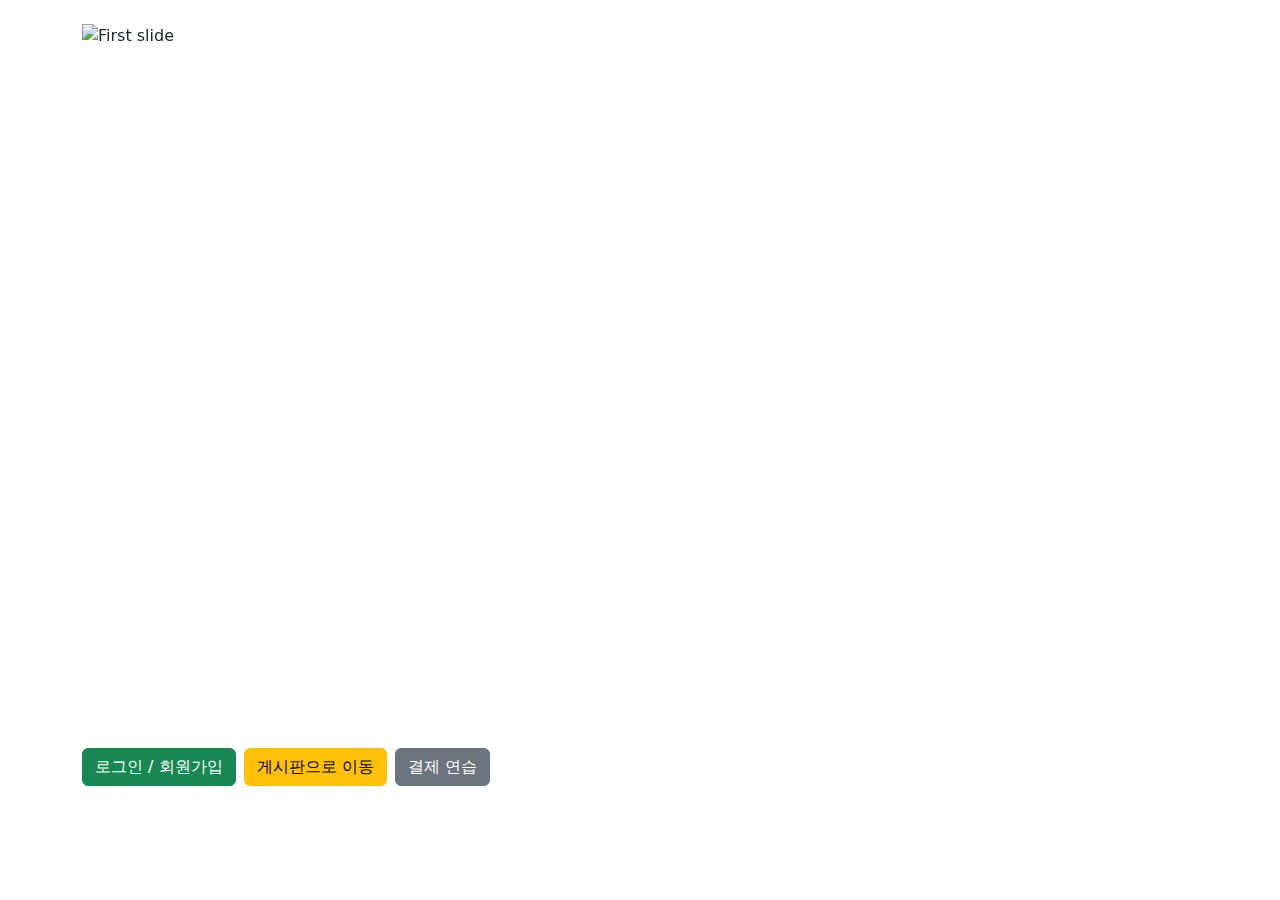
<file: src/main/resources/templates/home.html>
<!DOCTYPE html>
<html xmlns:th="http://www.thymeleaf.org">
<head>
	<meta charset="UTF-8">
    <title>홈</title>
	<!-- head 안에 추가 -->
	<link href="https://cdn.jsdelivr.net/npm/bootstrap@5.3.2/dist/css/bootstrap.min.css" rel="stylesheet">
	<link rel="stylesheet" href="https://cdnjs.cloudflare.com/ajax/libs/font-awesome/6.5.0/css/all.min.css">
	<link rel="stylesheet" th:href="@{/css/common.css}">
</head>
<body>
	<div th:replace="~{fragments/header :: headerFragment}"></div>
	<div class="container mt-4">
		<!-- 캐러셀 -->
		<div id="carouselExampleIndicators" class="carousel slide mb-4" data-ride="carousel">
			<div class="carousel-inner">
				<div class="carousel-item active">
					<img class="d-block w-100 car-img" th:src="@{/image/palmer.PNG}" alt="First slide" style="height: 700px;">
					<div class="carousel-caption d-none d-md-block">
					  <h5>#10. Cole Palmer</h5>
					  <p>Palmer has represented England across various youth levels, including winning the 2023 UEFA European Under-21 Championship,
						 before making his senior debut in the same year. He represented his country at UEFA Euro 2024, scoring the equalising goal in the final.</p>
					</div>				
				</div>
				<div class="carousel-item">
					<img class="d-block w-100 car-img" th:src="@{/image/human.PNG}" alt="Second slide" style="height: 700px;">
					<div class="carousel-caption d-none d-md-block">
					  <h5>#99. Human</h5>
					  <p>After brief spells with the U17 and U21 teams, Hato was called up to the senior Netherlands squad for UEFA Euro 2024
						 qualifying matches against Republic of Ireland and Gibraltar in November 2023.[24] He made his debut on 21 November 2023
						  as a half-time substitute for Virgil van Dijk in the 6–0 win against Gibraltar.[</p>
					</div>
				</div>
				<div class="carousel-item">
					<img class="d-block w-100 car-img" th:src="@{/image/hato.PNG}" alt="Third slide" style="height: 700px;">
					<div class="carousel-caption d-none d-md-block">
					  <h5>#15. Jorel Hato</h5>
					  <p>Jorrel Hato (born 7 March 2006) is a Dutch professional footballer who plays as a centre-back or left-back 
						for Premier League club Chelsea and the Netherlands national team.</p>
					</div>
				</div>
			</div>
			<button class="carousel-control-prev" type="button" data-bs-target="#carouselExampleIndicators" data-bs-slide="prev">
			  <span class="carousel-control-prev-icon" aria-hidden="true"></span>
			  <span class="visually-hidden">Previous</span>
			</button>

			<button class="carousel-control-next" type="button" data-bs-target="#carouselExampleIndicators" data-bs-slide="next">
			  <span class="carousel-control-next-icon" aria-hidden="true"></span>
			  <span class="visually-hidden">Next</span>
			</button>
		</div>
		
		<div class="d-flex gap-2">
			<div sec:authorize="!isAuthenticated()" class="d-flex align-items-center">
				<a href="/user/login" class="btn btn-success">로그인 / 회원가입</a>
			</div>
		    <a href="/board" class="btn btn-warning">게시판으로 이동</a>
			<a href="/order" class="btn btn-secondary">결제 연습</a>
		</div>
	</div>
	
	<script th:if="${joinMessage != null}" th:inline="javascript">
		alert('[[${joinMessage}]]');
	</script>
	
	<!-- <script th:src="@{/js/main.js}"></script> -->
	<script src="https://cdn.jsdelivr.net/npm/@popperjs/core@2.9.2/dist/umd/popper.min.js" integrity="sha384-IQsoLXl5PILFhosVNubq5LC7Qb9DXgDA9i+tQ8Zj3iwWAwPtgFTxbJ8NT4GN1R8p" crossorigin="anonymous"></script>
	<script src="https://cdn.jsdelivr.net/npm/bootstrap@5.0.2/dist/js/bootstrap.min.js" integrity="sha384-cVKIPhGWiC2Al4u+LWgxfKTRIcfu0JTxR+EQDz/bgldoEyl4H0zUF0QKbrJ0EcQF" crossorigin="anonymous"></script>
</body>
</html>
</file>
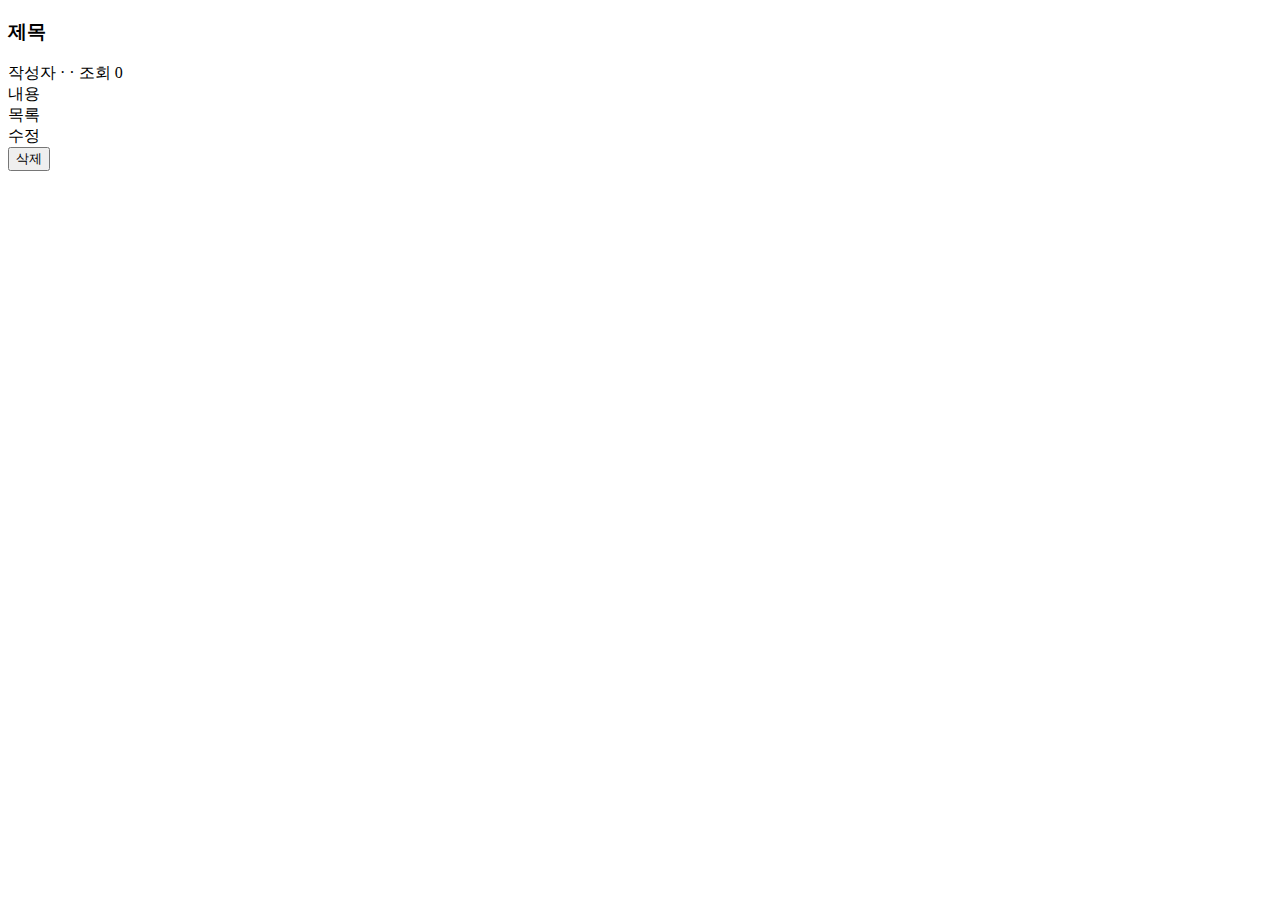
<file: src/main/resources/templates/board/board-detail.html>
<!-- templates/post/detail.html -->
<!DOCTYPE html>
<html lang="ko" xmlns:th="http://www.thymeleaf.org" xmlns:sec="http://www.thymeleaf.org/extras/spring-security">
<head>
	<meta charset="UTF-8">
	<title th:text="${post.brdTitle}">글 상세</title>
	<link rel="stylesheet" th:href="@{/css/bootstrap.min.css}">
</head>

<body class="container py-4">

	<!-- 제목 -->
	<h3 class="mb-2" th:text="${post.brdTitle}">제목</h3>

	<!-- 메타 정보 -->
	<div class="text-muted small mb-3">
		<span th:text="${post.writerNickname ?: '알 수 없음'}">작성자</span>
		· <span th:text="${#temporals.format(post.brdRegDate,'yyyy-MM-dd HH:mm')}"></span>
		· 조회 <span th:text="${post.views}">0</span>
	</div>

	<!-- 본문 -->
	<div class="border rounded p-3 mb-4"
		th:utext="${#strings.replace(#numbers.formatInteger(0,0) != null ? post.brdContent : post.brdContent, '\n','<br/>')}">
		내용
	</div>

	<!-- 첨부파일 (옵션) -->
<!--	
	<div class="mb-4" th:if="${files != null and !files.isEmpty()}">
		<h6 class="fw-bold mb-2">첨부파일</h6>
		<ul class="list-unstyled mb-0">
			<li th:each="file : ${files}">
				<a th:href="@{|/files/${file.id}|}" th:text="${file.originalName}">filename.ext</a>
				<small class="text-muted"
					th:text="${' (' + #numbers.formatInteger((file.size + 1023)/1024,0) + ' KB)'}"> (0 KB)</small>
			</li>
		</ul>
	</div>
-->

	<!-- 버튼 영역 -->
	<div class="d-flex gap-2">
		<!-- 목록으로 -->
		<a class="btn btn-outline-secondary" th:href="@{/board}">목록</a>

		<!-- 수정/삭제: 작성자 or ADMIN 만 노출 -->
		<div class="d-flex gap-2"
			sec:authorize="hasRole('ADMIN') or #authentication?.principal?.id == ${post.writerId}">
			<a class="btn btn-primary" th:href="@{|/posts/${post.id}/edit|}">수정</a>

			<form th:action="@{|/posts/${post.id}|}" method="post" class="d-inline">
				<input type="hidden" name="_method" value="delete" />
				<!-- CSRF 토큰: CSRF 활성화 시 필요 -->
				<input type="hidden" th:name="${_csrf.parameterName}" th:value="${_csrf.token}" />
				<button type="submit" class="btn btn-danger" onclick="return confirm('정말 삭제하시겠습니까?');">삭제</button>
			</form>
		</div>
	</div>

	<script th:src="@{/js/bootstrap.bundle.min.js}"></script>
</body>

</html>
</file>
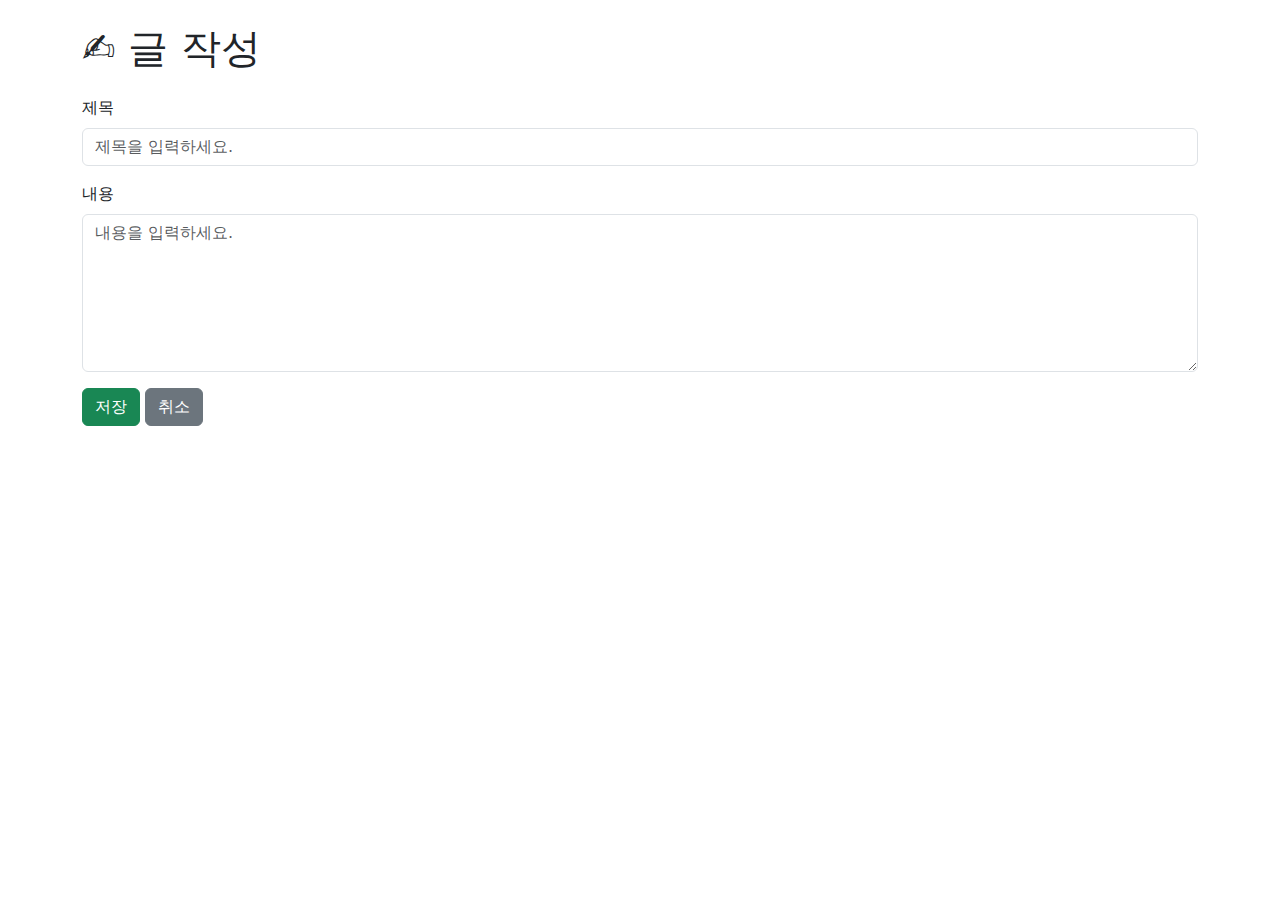
<file: src/main/resources/templates/board/board-write.html>
<!DOCTYPE html>
<html xmlns:th="http://www.thymeleaf.org">
<head>
    <meta charset="UTF-8">
    <title>글쓰기</title>
    <link href="https://cdn.jsdelivr.net/npm/bootstrap@5.3.2/dist/css/bootstrap.min.css" rel="stylesheet">
	<link rel="stylesheet" href="https://cdnjs.cloudflare.com/ajax/libs/font-awesome/6.5.0/css/all.min.css">
	<link rel="stylesheet" th:href="@{/css/common.css}">	
</head>
<body>
	<div th:replace="~{fragments/header :: headerFragment}"></div>
	<div class="container mt-4">
		<h1 class="mb-4">✍ 글 작성</h1>
		
		<form th:action="@{/board/write}" th:object="${boardDTO}" method="post">
			<div class="mb-3">
				<label class="form-label">제목</label>
				<input type="text" class="form-control" th:field="*{brdTitle}" placeholder="제목을 입력하세요." th:class="${#fields.hasErrors('brdTitle')} ? 'form-control field-error' : 'form-control'">
				<div th:if="${#fields.hasErrors('brdTitle')}" th:errors="*{brdTitle}" class="error-message"></div>
			</div>
			<div class="mb-3">
				<label class="form-label">내용</label>
				<textarea class="form-control" th:field="*{brdContent}" rows="6" placeholder="내용을 입력하세요." th:class="${#fields.hasErrors('brdContent')} ? 'form-control field-error' : 'form-control'"></textarea>
				<div th:if="${#fields.hasErrors('brdContent')}" th:errors="*{brdContent}" class="error-message"></div>
			</div>
			<button type="submit" class="btn btn-success">저장</button>
			<a href="/board" class="btn btn-secondary">취소</a>
		</form>
	</div>
	
	<!-- <script th:src="@{/js/main.js}"></script> -->
	<script src="https://cdn.jsdelivr.net/npm/@popperjs/core@2.9.2/dist/umd/popper.min.js" integrity="sha384-IQsoLXl5PILFhosVNubq5LC7Qb9DXgDA9i+tQ8Zj3iwWAwPtgFTxbJ8NT4GN1R8p" crossorigin="anonymous"></script>
	<script src="https://cdn.jsdelivr.net/npm/bootstrap@5.0.2/dist/js/bootstrap.min.js" integrity="sha384-cVKIPhGWiC2Al4u+LWgxfKTRIcfu0JTxR+EQDz/bgldoEyl4H0zUF0QKbrJ0EcQF" crossorigin="anonymous"></script>
</body>
</html>
</file>
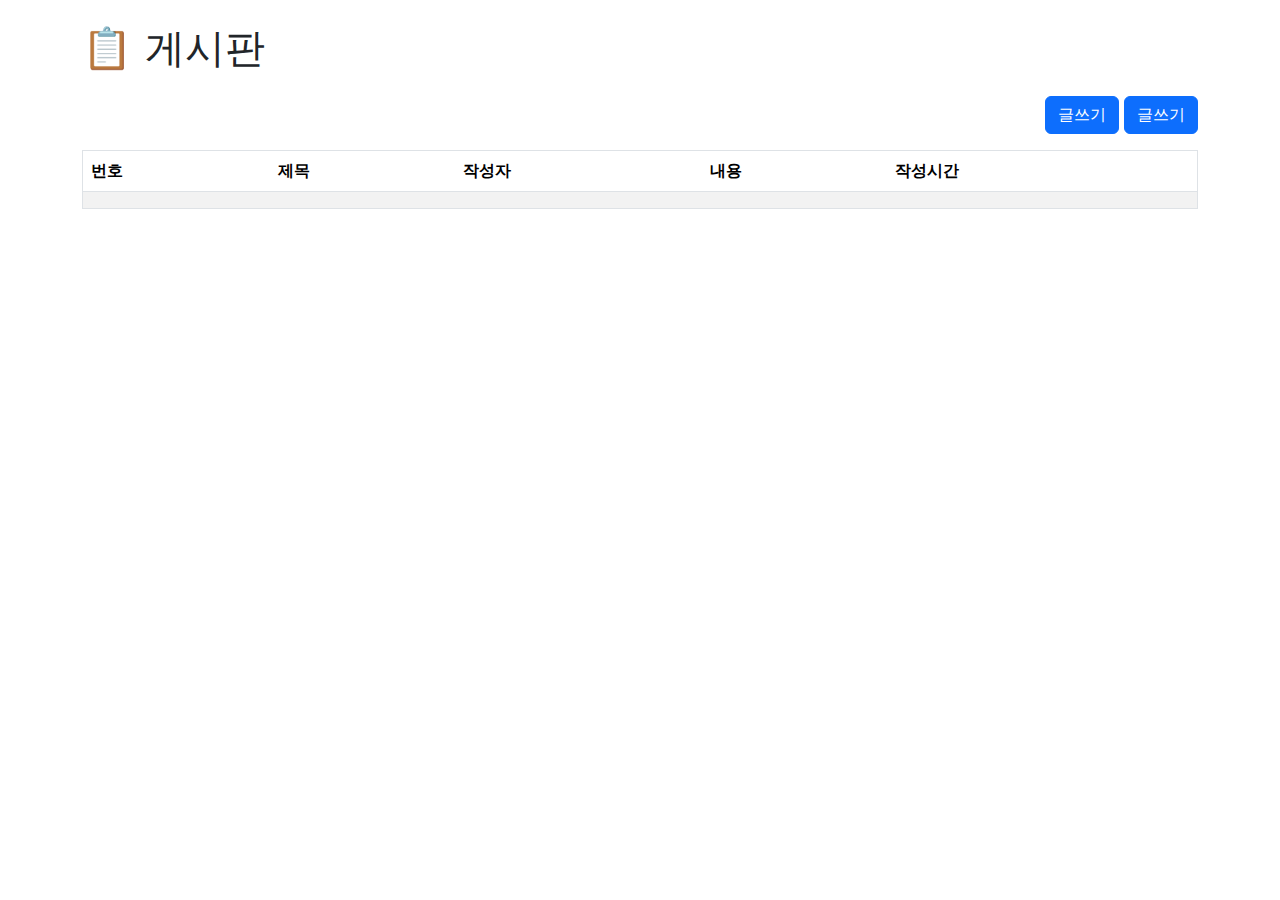
<file: src/main/resources/templates/board/board.html>
<!DOCTYPE html>
<html xmlns:th="http://www.thymeleaf.org" xmlns:sec="http://www.thymeleaf.org/extras/spring-security">
<head>
    <meta charset="UTF-8">
    <title>게시판</title>
	<link href="https://cdn.jsdelivr.net/npm/bootstrap@5.3.2/dist/css/bootstrap.min.css" rel="stylesheet">
	<link rel="stylesheet" href="https://cdnjs.cloudflare.com/ajax/libs/font-awesome/6.5.0/css/all.min.css">
	<link rel="stylesheet" th:href="@{/css/common.css}">
</head>
<body>
	<div th:replace="~{fragments/header :: headerFragment}"></div>
	<div class="container mt-4">
	    <h1 class="mb-4"->📋 게시판</h1>
	    
		<!-- 작성 버튼 -->
		<div class="mb-3 text-end">
			<a class="btn btn-primary" th:href="@{/board/write}" sec:authorize="isAuthenticated()">글쓰기</a>
			<button class="btn btn-primary" data-bs-toggle="modal" data-bs-target="#loginRequiredModal" sec:authorize="!isAuthenticated()">글쓰기</button>
		</div>
		
		<!-- 게시글 목록 테이블 -->
		<!-- <p th:if="${#lists.isEmpty(posts)}">게시글이 없습니다.</p> -->
		<!-- th:if="${not #lists.isEmpty(posts)" -->
		<table class="table table-striped" border="1">
			<thead>
				<tr>
					<th>번호</th>
					<th>제목</th>
					<th>작성자</th>
					<th>내용</th>
					<th>작성시간</th>
				</tr>
			</thead>
			<tbody>
				<tr th:each="post : ${posts}" th:onclick="|location.href='@{/board/detail/{id}(id=${post.brdId})}'|" class="board-list">
					<td th:text="${post.brdId}" class="align-center"></td>
					<td th:text="${post.brdTitle}"></td>
					<td th:text="${post.writerNickname}" class="align-center"></td>
					<td th:text="${#strings.length(post.brdContent) > 20 ? #strings.substring(post.brdContent, 0, 20) + '...' : post.brdContent}" class="contents">
						<!-- 타임리프 하나만 링크 거는 방법 -->
						<!-- <a th:href="@{board/detail/{id}(id=${post.brdId})}" th:text="${#strings.length(post.brdContent) > 20 ? #strings.substring(post.brdContent, 0, 20) + '...' : post.brdContent}"></a> -->	
					</td>
					<td th:text="${#temporals.format(post.brdRegTime, 'yyyy-MM-dd HH:mm:ss')}" class="align-center"></td>
				</tr>
			</tbody>
		</table>
	</div>

	<!-- 모달 -->
	<div class="modal fade" id="loginRequiredModal" tabindex="-1" aria-labelledby="staticBackdropLabel" aria-hidden="true">
		<div class="modal-dialog">
			<div class="modal-content">
				<div class="modal-header">
					<h5 class="modal-title">로그인이 필요합니다</h5>
					<button type="button" class="btn-close" data-bs-dismiss="modal"></button>
				</div>
				<div class="modal-body">
					글쓰기는 회원 전용 기능입니다. 로그인 후 이용해주세요.
				</div>
				<div class="modal-footer">
					<!-- 로그인으로 이동 (로그인 후 글쓰기 화면으로 돌아오고 싶다면 redirect 파라미터 활용) -->
					<a class="btn btn-primary" th:href="@{board/write}" id="goLoginBtn">로그인</a>
					<button class="btn btn-outline-secondary" data-bs-dismiss="modal">닫기</button>
				</div>
			</div>
		</div>
	</div>
	
	<!-- <script th:src="@{/js/main.js}"></script> -->
	<script src="https://cdn.jsdelivr.net/npm/@popperjs/core@2.9.2/dist/umd/popper.min.js" integrity="sha384-IQsoLXl5PILFhosVNubq5LC7Qb9DXgDA9i+tQ8Zj3iwWAwPtgFTxbJ8NT4GN1R8p" crossorigin="anonymous"></script>
	<script src="https://cdn.jsdelivr.net/npm/bootstrap@5.0.2/dist/js/bootstrap.min.js" integrity="sha384-cVKIPhGWiC2Al4u+LWgxfKTRIcfu0JTxR+EQDz/bgldoEyl4H0zUF0QKbrJ0EcQF" crossorigin="anonymous"></script>
</body>
</html>
</file>
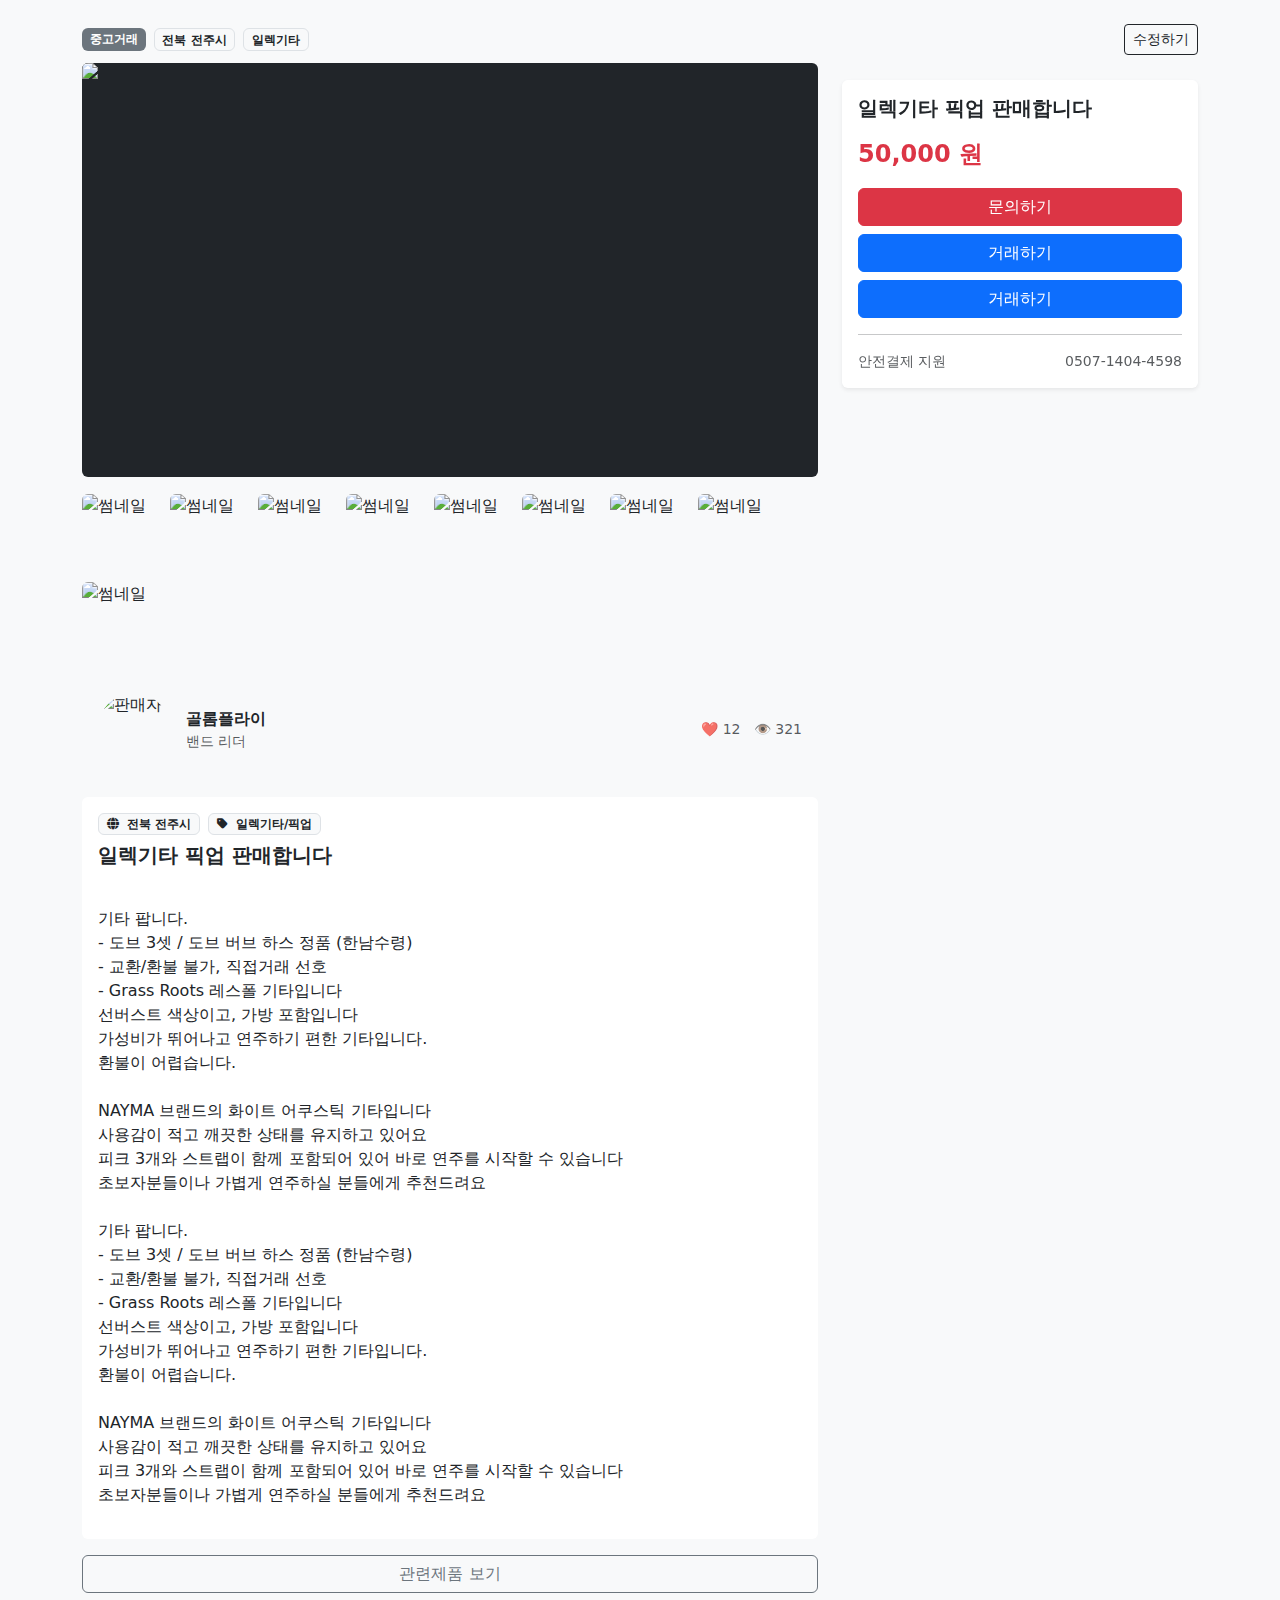
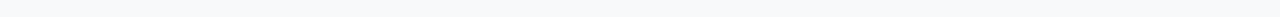
<file: src/main/resources/templates/order/detail.html>
<!DOCTYPE html>
<html xmlns:th="http://www.thymeleaf.org" xmlns:sec="http://www.thymeleaf.org/extras/spring-security">
<head>
    <meta charset="UTF-8">
    <title>게시판</title>
	<link href="https://cdn.jsdelivr.net/npm/bootstrap@5.3.2/dist/css/bootstrap.min.css" rel="stylesheet">
	<link rel="stylesheet" href="https://cdnjs.cloudflare.com/ajax/libs/font-awesome/6.5.0/css/all.min.css">
	<link rel="stylesheet" th:href="@{/css/common.css}">
	
	<style>
	    .object-fit-cover { object-fit: cover; }
	    .bm-thumb { width: 72px; height: 72px; border-radius: 50%; object-fit: cover; }
	    .sticky-box { position: sticky; top: 80px; }
	</style>
</head>
<body class="bg-light">
	<div th:replace="~{fragments/header :: headerFragment}"></div>
	<div class="container py-4">	
		<!-- 상단 카테고리 영역 -->
		<div class="d-flex justify-content-between align-items-center mb-2">
			<div class="d-flex gap-2">
				<span class="badge bg-secondary">중고거래</span>
				<span class="badge bg-light text-dark border">전북 전주시</span>
				<span class="badge bg-light text-dark border">일렉기타</span>
		    </div>
		    <a href="#" class="btn btn-outline-dark btn-sm">수정하기</a>
		</div>
		
		<div class="row g-4">
	       	<!-- 왼쪽 본문 -->
			<div class="col-lg-8">
				<!-- 메인 이미지 -->
				<div class="ratio ratio-16x9 rounded overflow-hidden bg-dark">
					<img th:src="@{/image/guitar.jfif}" alt="대표 이미지" class="w-100 h-100 object-fit-cover"> <!-- th:src="@{${item.mainImage}}" -->
				</div>
	
				<!-- 썸네일 리스트 --> 
				<div class="d-flex gap-2 mt-2">
<!--					
					<div th:each="img : ${item.subImages}" class="ratio ratio-1x1" style="width: 80px;">
						<img th:src="@{${img}}" class="w-100 h-100 rounded object-fit-cover" alt="썸네일">
					</div>
-->
					<div class="d-flex gap-2 mt-2 flex-wrap">
						<div style="width:80px; aspect-ratio:1/1;">
							<img th:src="@{/image/palmer.PNG}" class="w-100 h-100 rounded object-fit-cover" alt="썸네일">
						</div>
						<div style="width:80px; aspect-ratio:1/1;">
							<img th:src="@{/image/hato.PNG}" class="w-100 h-100 rounded object-fit-cover" alt="썸네일">
						</div>							
						<div style="width:80px; aspect-ratio:1/1;">
							<img th:src="@{/image/hato.PNG}" class="w-100 h-100 rounded object-fit-cover" alt="썸네일">
						</div>							
						<div style="width:80px; aspect-ratio:1/1;">
							<img th:src="@{/image/hato.PNG}" class="w-100 h-100 rounded object-fit-cover" alt="썸네일">
						</div>							
						<div style="width:80px; aspect-ratio:1/1;">
							<img th:src="@{/image/hato.PNG}" class="w-100 h-100 rounded object-fit-cover" alt="썸네일">
						</div>							
						<div style="width:80px; aspect-ratio:1/1;">							
							<img th:src="@{/image/hato.PNG}" class="w-100 h-100 rounded object-fit-cover" alt="썸네일">
						</div>							
						<div style="width:80px; aspect-ratio:1/1;">
							<img th:src="@{/image/palmer.PNG}" class="w-100 h-100 rounded object-fit-cover" alt="썸네일">
						</div>
						<div style="width:80px; aspect-ratio:1/1;">							
							<img th:src="@{/image/human.PNG}" class="w-100 h-100 rounded object-fit-cover" alt="썸네일">
						</div>
						<div style="width:80px; aspect-ratio:1/1;">
							<img th:src="@{/image/palmer.PNG}" class="w-100 h-100 rounded object-fit-cover" alt="썸네일">
						</div>
					</div>
				</div>
				
				<!-- 판매자 정보 -->
				<div class="card border-0 mt-3 bg-body-tertiary">
					<div class="card-body d-flex align-items-center gap-3">
						<img th:src="@{/image/default-avatar.png}" alt="판매자" class="bm-thumb">
						<div>
							<div class="fw-semibold" th:text="${product.userName}">골롬플라이</div> <!-- th:text="${product.sellerName}" -->
							<div class="text-muted small" th:text="${product.userEmail}">밴드 리더</div> <!-- th:text="${product.sellerRole}" -->
						</div>
						<div class="ms-auto text-muted small">
							❤️ <span>12</span> &nbsp; <!-- th:text="${item.likes}" --> 
							👁️ <span>321</span> <!-- th:text="${item.views}" -->
						</div>
					</div>
				</div>
	
				<!-- 상품 정보 -->
				<div class="card border-0 mt-3">
					<div class="card-body">
						<div class="d-flex flex-wrap gap-2 mb-2">
							<span class="badge bg-light text-dark border">
								<i class="fa fa-globe me-1"></i>
								<span>전북 전주시</span> <!-- th:text="${item.region}" -->
							</span>
	           				<span class="badge bg-light text-dark border">
	                   			<i class="fa fa-tag me-1"></i>
								<span>일렉기타/픽업</span> <!-- th:text="${item.category}" -->
	               			</span>
						</div>
	
						<h5 class="fw-bold mb-3">일렉기타 픽업 판매합니다</h5>  <!-- th:text="${item.title}" -->
						<p style="white-space: pre-line;"> <!-- th:text="${item.description}" -->
							기타 팝니다.
							- 도브 3셋 / 도브 버브 하스 정품 (한남수령)
							- 교환/환불 불가, 직접거래 선호
							- Grass Roots 레스폴 기타입니다
							  선버스트 색상이고, 가방 포함입니다
							  가성비가 뛰어나고 연주하기 편한 기타입니다.
							  환불이 어렵습니다.
							  
							  NAYMA 브랜드의 화이트 어쿠스틱 기타입니다
							  사용감이 적고 깨끗한 상태를 유지하고 있어요
							  피크 3개와 스트랩이 함께 포함되어 있어 바로 연주를 시작할 수 있습니다
							  초보자분들이나 가볍게 연주하실 분들에게 추천드려요
							  
							  기타 팝니다.
							  - 도브 3셋 / 도브 버브 하스 정품 (한남수령)
							  - 교환/환불 불가, 직접거래 선호
							  - Grass Roots 레스폴 기타입니다
							    선버스트 색상이고, 가방 포함입니다
							    가성비가 뛰어나고 연주하기 편한 기타입니다.
							    환불이 어렵습니다.
							    
							    NAYMA 브랜드의 화이트 어쿠스틱 기타입니다
							    사용감이 적고 깨끗한 상태를 유지하고 있어요
							    피크 3개와 스트랩이 함께 포함되어 있어 바로 연주를 시작할 수 있습니다
							    초보자분들이나 가볍게 연주하실 분들에게 추천드려요							  
						</p>
					</div>
				</div>
	
				<!-- 관련 제품 -->
				<div class="d-grid mt-3">
					<button class="btn btn-outline-secondary">관련제품 보기</button>
				</div>
			</div>
	
			<!-- 오른쪽 결제 박스 -->
			<div class="col-lg-4">
				<div class="card border-0 shadow-sm sticky-box">
					<div class="card-body">
						<h5 th:text="${product.productName}" class="fw-bold mb-3">일렉기타 픽업 판매합니다</h5> <!-- th:text="${item.title}" -->
						<div class="fs-4 fw-bold text-danger mb-3" th:text="${#numbers.formatInteger(product.productUnitPrice, 0)} + ' 원'">50,000 원</div>
	
						<div class="d-grid gap-2 mb-3">
							<a href="#" class="btn btn-danger">문의하기</a>
							<a th:href="@{/order/orderPage/{id}(id=${productId})}" class="btn btn-primary" sec:authorize="isAuthenticated()">거래하기</a>
							<button class="btn btn-primary" data-bs-toggle="modal" data-bs-target="#loginRequiredModal" sec:authorize="!isAuthenticated()">거래하기</button>							
						</div>
	
						<hr>
						<div class="small text-muted d-flex justify-content-between">
							<span>안전결제 지원</span>
							<span>0507-1404-4598</span> <!-- th:text="${item.phone}" -->
						</div>
					</div>
				</div>
			</div>
		</div>		 
	</div>	
	
	<!-- 모달 -->
	<div class="modal fade" id="loginRequiredModal" tabindex="-1" aria-labelledby="staticBackdropLabel" aria-hidden="true">
		<div class="modal-dialog">
			<div class="modal-content">
				<div class="modal-header">
					<h5 class="modal-title">로그인이 필요합니다</h5>
					<button type="button" class="btn-close" data-bs-dismiss="modal"></button>
				</div>
				<div class="modal-body">
					거래하기는 회원 전용 기능입니다. 로그인 후 이용해주세요.
				</div>
				<div class="modal-footer">
					<!-- 로그인으로 이동 (로그인 후 글쓰기 화면으로 돌아오고 싶다면 redirect 파라미터 활용) -->
					<a class="btn btn-primary" th:href="@{/order/orderPage/{id}(id=${productId})}" id="goLoginBtn">로그인</a>
					<button class="btn btn-outline-secondary" data-bs-dismiss="modal">닫기</button>
				</div>
			</div>
		</div>
	</div>	
	
	<!-- <script th:src="@{/js/main.js}"></script> -->
	<script src="https://cdn.jsdelivr.net/npm/@popperjs/core@2.9.2/dist/umd/popper.min.js" integrity="sha384-IQsoLXl5PILFhosVNubq5LC7Qb9DXgDA9i+tQ8Zj3iwWAwPtgFTxbJ8NT4GN1R8p" crossorigin="anonymous"></script>
	<script src="https://cdn.jsdelivr.net/npm/bootstrap@5.0.2/dist/js/bootstrap.min.js" integrity="sha384-cVKIPhGWiC2Al4u+LWgxfKTRIcfu0JTxR+EQDz/bgldoEyl4H0zUF0QKbrJ0EcQF" crossorigin="anonymous"></script>
</body>
</html>
</file>
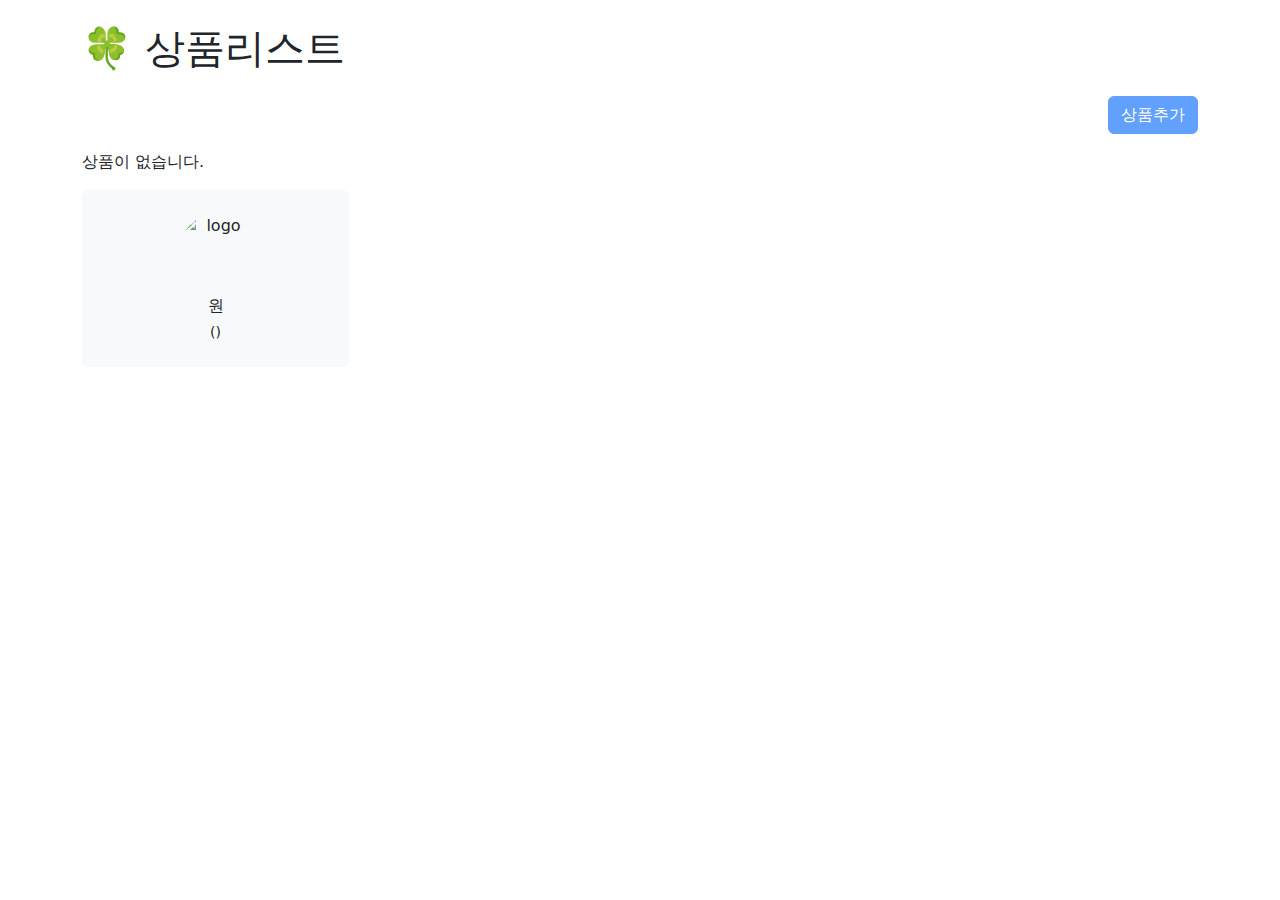
<file: src/main/resources/templates/order/list.html>
<!DOCTYPE html>
<html xmlns:th="http://www.thymeleaf.org" xmlns:sec="http://www.thymeleaf.org/extras/spring-security">
<head>
    <meta charset="UTF-8">
    <title>게시판</title>
	<link href="https://cdn.jsdelivr.net/npm/bootstrap@5.3.2/dist/css/bootstrap.min.css" rel="stylesheet">
	<link rel="stylesheet" href="https://cdnjs.cloudflare.com/ajax/libs/font-awesome/6.5.0/css/all.min.css">
	<link rel="stylesheet" th:href="@{/css/common.css}">
	
	<style>
	  /* 선택: 카드 호버/크기 느낌 보정 */
	  .bm-card { transition: transform .12s ease, box-shadow .12s ease; cursor: pointer; }
	  .bm-card:hover { transform: translateY(-2px); box-shadow: 0 .5rem 1rem rgba(0,0,0,.08); }
	  .bm-thumb { width:72px; height:72px; border-radius:50%; object-fit:cover; }
	</style>	
</head>
<body>
	<div th:replace="~{fragments/header :: headerFragment}"></div>
	<div class="container mt-4">
	    <h1 class="mb-4">🍀 상품리스트</h1>
	    
		<!-- 작성 버튼 -->
		<div class="mb-3 text-end">
			<button class="btn btn-primary disabled" data-bs-toggle="modal" data-bs-target="#loginRequiredModal" sec:authorize="!isAuthenticated()">상품추가</button>
		</div>
		
		<!-- 게시글 목록 테이블 -->
		<p th:if="${#lists.isEmpty(productList)}">상품이 없습니다.</p>
		<!--<table th:if="${not #lists.isEmpty(posts)}" class="table table-striped" border="1">-->
		<!--<tr th:each="post : ${posts}" th:onclick="|location.href='@{/board/detal/{id}(id=${post.brdId})}'|" class="board-list">-->
						
		<div class="row g-3">
		  <!-- 카드 1 -->
		  <div th:each="p : ${productList}" class="col-6 col-md-4 col-lg-3" th:onclick="|location.href='@{/order/detail/{id}(id=${p.productId})}'|">
		    <a class="card bm-card h-100 text-decoration-none border-0 bg-body-tertiary">
		      <div class="card-body text-center py-4">
		        <img th:src="@{/image/chelsea-logo.png}" alt="logo" class="bm-thumb mb-2 d-block mx-auto">
		        <h5 th:text="${p.productName}" class="card-title mb-1 text-dark"></h5>
		        <div class="flex">
					<b th:text="${p.productUnitPrice}"></b>원
				</div>
				<div th:text="${#temporals.format(p.productRegistTime, 'yyyy-MM-dd HH:mm:ss')}"></div>
		        <div class="small mt-1">
					<span th:text="${p.userName}"></span>(<span th:text="${p.userEmail}"></span>)
				</div>
		      </div>
		    </a>
		  </div>
		</div>				
	</div>

	<!-- 모달 -->
	<div class="modal fade" id="loginRequiredModal" tabindex="-1" aria-labelledby="staticBackdropLabel" aria-hidden="true">
	  <div class="modal-dialog">
	    <div class="modal-content">
	      <div class="modal-header">
	        <h5 class="modal-title">로그인이 필요합니다</h5>
	        <button type="button" class="btn-close" data-bs-dismiss="modal"></button>
	      </div>
	      <div class="modal-body">
	        상품추가는 회원 전용 기능입니다. 로그인 후 이용해주세요.
	      </div>
	      <div class="modal-footer">
	        <!-- 로그인으로 이동 (로그인 후 글쓰기 화면으로 돌아오고 싶다면 redirect 파라미터 활용) -->
	        <a class="btn btn-primary" th:href="@{board/write}" id="goLoginBtn">로그인</a>
	        <button class="btn btn-outline-secondary" data-bs-dismiss="modal">닫기</button>
	      </div>
	    </div>
	  </div>
	</div>	
	
	<!-- <script th:src="@{/js/main.js}"></script> -->
	<script src="https://cdn.jsdelivr.net/npm/@popperjs/core@2.9.2/dist/umd/popper.min.js" integrity="sha384-IQsoLXl5PILFhosVNubq5LC7Qb9DXgDA9i+tQ8Zj3iwWAwPtgFTxbJ8NT4GN1R8p" crossorigin="anonymous"></script>
	<script src="https://cdn.jsdelivr.net/npm/bootstrap@5.0.2/dist/js/bootstrap.min.js" integrity="sha384-cVKIPhGWiC2Al4u+LWgxfKTRIcfu0JTxR+EQDz/bgldoEyl4H0zUF0QKbrJ0EcQF" crossorigin="anonymous"></script>
</body>
</html>
</file>
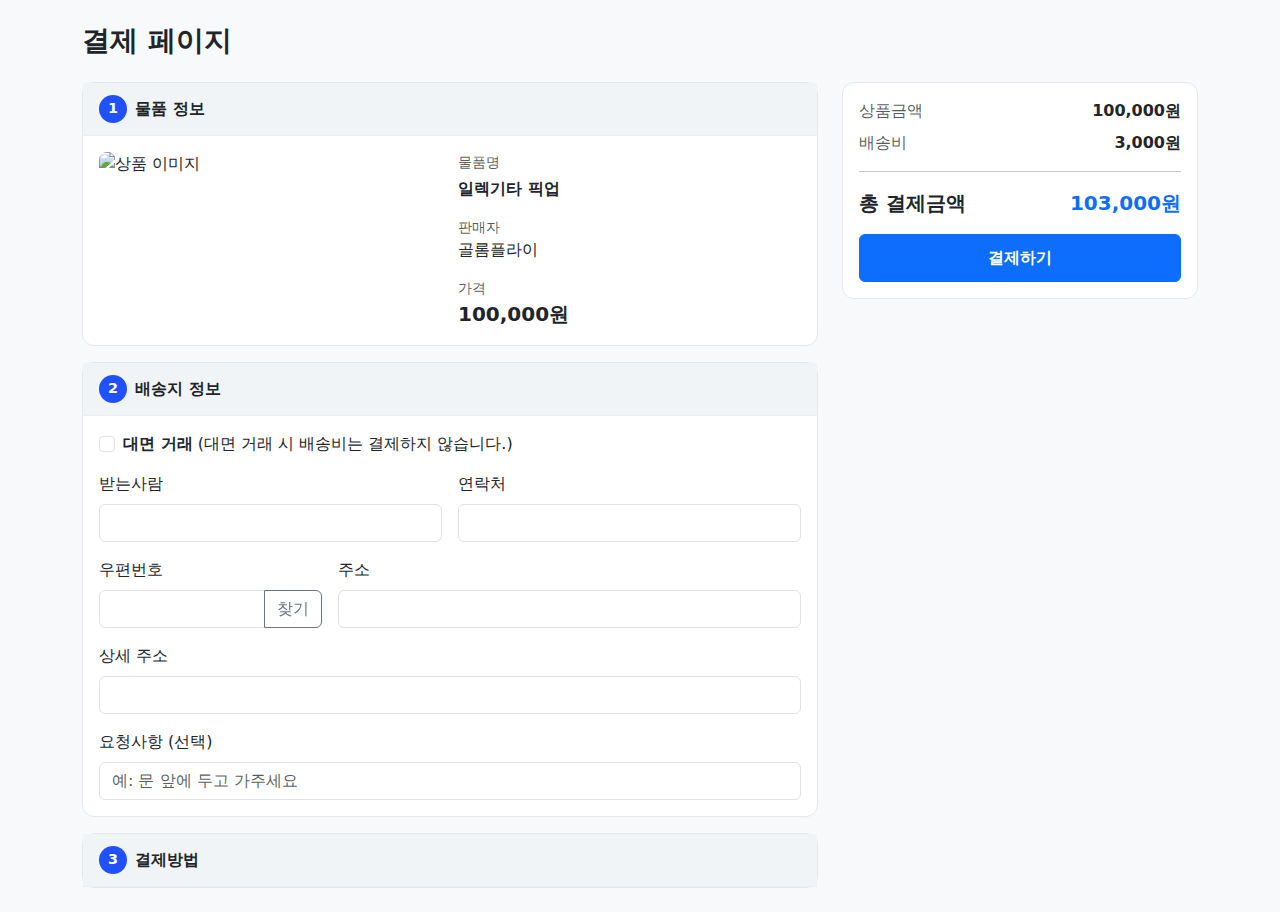
<file: src/main/resources/templates/order/orderPage.html>
<!DOCTYPE html>
<html xmlns:th="http://www.thymeleaf.org" lang="ko">
<head>
	<meta charset="UTF-8">
	<title>결제 페이지</title>
	<link rel="icon" href="https://static.toss.im/icons/png/4x/icon-toss-logo.png" />
	<link href="https://cdn.jsdelivr.net/npm/bootstrap@5.3.2/dist/css/bootstrap.min.css" rel="stylesheet">
	<link href="https://cdn.jsdelivr.net/npm/bootstrap-icons@1.11.3/font/bootstrap-icons.css" rel="stylesheet">
	<style>
		.sec { background:#fff; border-radius:12px; border:1px solid #e5e7eb; }
    	.sec-hd { display:flex; align-items:center; gap:.5rem; padding:12px 16px; border-bottom:1px solid #eee; }
    	.num { width:28px; height:28px; border-radius:50%; background:#2051ff; color:#fff;
			   display:inline-flex; align-items:center; justify-content:center; font-weight:700; font-size:.9rem; }
		.thumb-16x9 { aspect-ratio:16/9; object-fit:cover; width:100%; border-radius:8px; }
		.paybtn { height:48px; font-weight:700; }
		.method-card { border:1px solid #e5e7eb; border-radius:10px; }
		.method-card input[type="radio"] { display:none; }
		.method-card label { display:block; padding:12px 16px; cursor:pointer; }
		.method-card input:checked + label { border:2px solid #2051ff; border-radius:10px; }
		.section-head { background-color:#f1f4f6; }
	</style>
	<!-- 토스페이먼츠 SDK 추가 -->
	<script src="https://js.tosspayments.com/v2/standard"></script>
</head>
<body class="bg-light">

	<div class="container py-4">
		<h3 class="fw-bold mb-4">결제 페이지</h3>
		
		<form>
			<div class="row g-4">
				<!-- 좌측 -->
				<div class="col-lg-8">
		
					<!-- 1. 물품 정보 -->
					<section class="sec">
						<div class="sec-hd section-head">
							<span class="num">1</span><span class="fw-semibold">물품 정보</span>
						</div>
						<div class="p-3">
							<div class="row g-3 align-items-start">
								<div class="col-md-6">
									<img th:src="@{/image/guitar.jfif}" alt="상품 이미지" class="thumb-16x9">
									<!-- th:src="@{${item.mainImage}}" -->
								</div>
								<div class="col-md-6">
									<div class="mb-1 text-muted small">물품명</div>
									<div class="fw-semibold" th:text="${product.productName}">일렉기타 픽업</div>
									<!-- th:text="${item.title}" -->
		
									<div class="mt-3 text-muted small">판매자</div>
									<div th:text="${product.userName}">골롬플라이</div> <!-- th:text="${item.sellerName}" -->
		
									<div class="mt-3 text-muted small">가격</div>
									<div class="fs-5 fw-bold"
										th:text="${#numbers.formatInteger(product.productUnitPrice, 0)} + '원'">100,000원</div>
									<!-- th:text="${#numbers.formatInteger(item.productUnitPrice, 0)} + '원'" -->
								</div>
							</div>
						</div>
					</section>
		
					<!-- 2. 배송지 정보 -->
					<section class="sec mt-3">
						<div class="sec-hd section-head">
							<span class="num">2</span><span class="fw-semibold">배송지 정보</span>
						</div>
						<div class="p-3">
							<div class="form-check mb-3">
								<input class="form-check-input" type="checkbox" id="directTrade">
								<!-- th:field="*{directTrade}" -->
								<label class="form-check-label" for="directTrade">
									<strong>대면 거래</strong> (대면 거래 시 배송비는 결제하지 않습니다.)
								</label>
							</div>
		
							<!-- 배송지 정보는 유저 기본 정보를 받아오는걸로?? -->
							<div class="row g-3" id="shipFields">
								<div class="col-md-6">
									<label class="form-label">받는사람</label>
									<input class="form-control" type="text" placeholder="">
								</div>
								<div class="col-md-6">
									<label class="form-label">연락처</label>
									<input class="form-control" type="text" placeholder="">
								</div>
								<div class="col-md-4">
									<label class="form-label">우편번호</label>
									<div class="input-group">
										<input class="form-control" type="text" placeholder="">
										<button class="btn btn-outline-secondary" type="button">찾기</button>
									</div>
								</div>
								<div class="col-md-8">
									<label class="form-label">주소</label>
									<input class="form-control" type="text" placeholder="">
								</div>
								<div class="col-12">
									<label class="form-label">상세 주소</label>
									<input class="form-control" type="text" placeholder="">
								</div>
								<div class="col-12">
									<label class="form-label">요청사항 (선택)</label>
									<input class="form-control" type="text" placeholder="예: 문 앞에 두고 가주세요">
								</div>
							</div>
						</div>
					</section>
		
					<!-- 3. 결제방법 -->
					<section class="sec mt-3">
						<div class="sec-hd section-head">
							<span class="num">3</span><span class="fw-semibold">결제방법</span>
						</div>
						<!-- 결제 UI -->
						<div id="payment-method"></div>
						<!-- 이용약관 UI -->
						<div id="agreement"></div>
					</section>
		
				</div>
		
				<!-- 우측: 결제 요약 -->
				<div class="col-lg-4">
					<div class="sec p-3 position-sticky" style="top: 80px;">
						<div class="d-flex justify-content-between mb-2">
							<span class="text-muted">상품금액</span>
							<strong><span id="prodPrice" th:text="${#numbers.formatInteger(product.productUnitPrice, 0)}">100,000</span>원</strong>
							<!-- th:text="${#numbers.formatInteger(item.productUnitPrice, 0)}" -->
						</div>
						<div class="d-flex justify-content-between mb-2">
							<span class="text-muted">배송비</span>
							<strong><span id="shipFee">3,000</span>원</strong>
							<!-- th:text="${#numbers.formatInteger(orderForm.shippingFee, 0)}" -->
						</div>
						<hr>
						<div class="d-flex justify-content-between fs-5">
							<span class="fw-bold">총 결제금액</span>
							<span class="fw-bold text-primary"><span id="grand">103,000</span>원</span>
							<!-- th:text="${#numbers.formatInteger(item.productUnitPrice + orderForm.shippingFee, 0)}" -->
						</div>
		
						<button type="button" class="btn btn-primary w-100 mt-3 paybtn" id="payment-button">
							결제하기
						</button>
					</div>
				</div>
			</div>
		</form>
	</div>

	<script>
		// 직거래 체크 시 배송지 입력 비활성 & 배송비 0원 처리
		(function () {
			const direct = document.getElementById('directTrade');
			const shipBox = document.getElementById('shipFields');
			const shipInputs = shipBox.querySelectorAll('input');
			const shipFeeEl = document.getElementById('shipFee');
			const prodPriceEl = document.getElementById('prodPrice');
			const grandEl = document.getElementById('grand');

			function format(n) {return n.toLocaleString();}
			function parseNum(txt) {return Number(String(txt).replace(/,/g, '')) || 0;}

			function recalc() {
				const prod = parseNum(prodPriceEl.textContent);
				const fee = parseNum(shipFeeEl.textContent);
				grandEl.textContent = format(prod + fee);
			}

			function toggle() {
				const useDirect = direct.checked;
				shipInputs.forEach(i => i.disabled = useDirect);
				shipBox.style.opacity = useDirect ? .6 : 1;
				shipFeeEl.textContent = useDirect ? '0' : shipFeeEl.dataset.orig || shipFeeEl.textContent;
				recalc();
			}

			shipFeeEl.dataset.orig = shipFeeEl.textContent;
			toggle();
			direct.addEventListener('change', toggle);
		})();

		// 결제 기능 부분(팝업)
		main();

		async function main() {
			const button = document.getElementById("payment-button");
			const coupon = document.getElementById("coupon-box");
			const amount = {
			  currency: "KRW",
			  value: 50000,
			};			
			// ------  결제위젯 초기화 ------
			const clientKey = "test_gck_docs_Ovk5rk1EwkEbP0W43n07xlzm";
			const tossPayments = TossPayments(clientKey);
			// 회원 결제
			const customerKey = "dGUVtjKGjBVmrV4Yhyqgy";
			const widgets = tossPayments.widgets({
				customerKey,
			});
			// 비회원 결제
			// const widgets = tossPayments.widgets({ customerKey: TossPayments.ANONYMOUS });

			// ------ 주문의 결제 금액 설정 ------
			await widgets.setAmount(amount);

			await Promise.all([
				// ------  결제 UI 렌더링 ------
				widgets.renderPaymentMethods({
					selector: "#payment-method",
					variantKey: "DEFAULT",
				}),
				// ------  이용약관 UI 렌더링 ------
				widgets.renderAgreement({selector: "#agreement", variantKey: "AGREEMENT"}),
			]);

			// ------  주문서의 결제 금액이 변경되었을 경우 결제 금액 업데이트 ------
			coupon.addEventListener("change", async function () {
				if (coupon.checked) {
					await widgets.setAmount({
						currency: "KRW",
						value: 50000 - 5000,
					});

					return;
				}

				await widgets.setAmount({
					currency: "KRW",
					value: 50000,
				});
			});

			// ------ '결제하기' 버튼 누르면 결제창 띄우기 ------
			button.addEventListener("click", async function () {
				await widgets.requestPayment({
					orderId: generateRandomString(),
					orderName: "토스 티셔츠 외 2건",
					successUrl: window.location.origin + "/success.html",
					failUrl: window.location.origin + "/fail.html",
					customerEmail: "customer123@gmail.com",
					customerName: "김토스",
					customerMobilePhone: "01012341234",
				});
			});
			
			function generateRandomString() {
			  return window.btoa(Math.random()).slice(0, 20);
			}
		}
	</script>
	<script src="https://cdn.jsdelivr.net/npm/bootstrap@5.3.2/dist/js/bootstrap.bundle.min.js"></script>
</body>
</html>
</file>
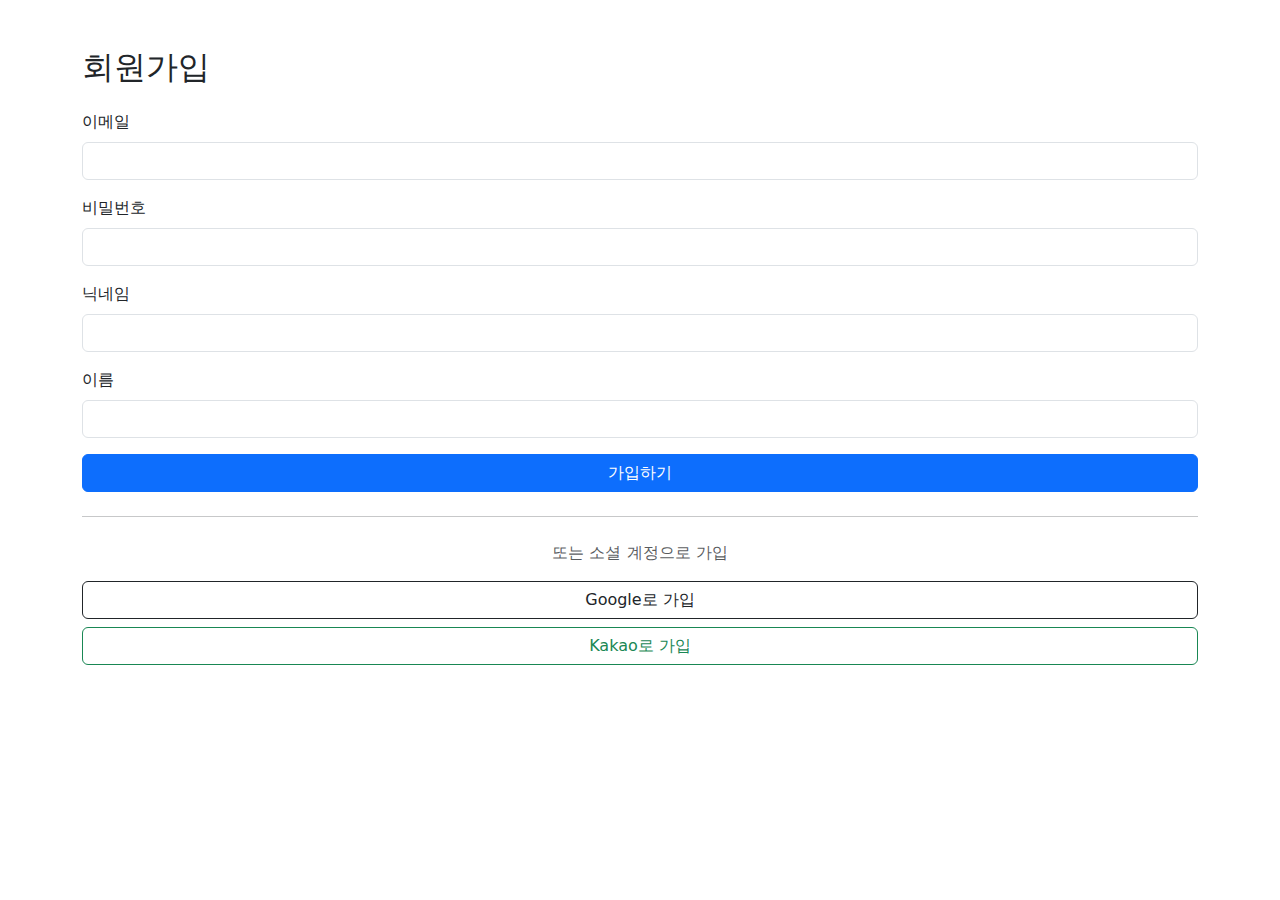
<file: src/main/resources/templates/User/join.html>
<!DOCTYPE html>
<html xmlns:th="http://www.thymeleaf.org">
<head>
    <meta charset="UTF-8">
    <title>회원가입</title>
	<link href="https://cdn.jsdelivr.net/npm/bootstrap@5.3.2/dist/css/bootstrap.min.css" rel="stylesheet">
	<link rel="stylesheet" th:href="@{/css/common.css}">
</head>
<body>
	<div class="container mt-5 user">
		
		<h2 class="mb-4">회원가입</h2>
		<form th:action="@{/user/join}" method="post" th:object="${userDTO}">
			<div class="mb-3">
				<label for="userEmail" class="form-label">이메일</label>
				<input type="email" class="form-control" th:field="*{userEmail}" required>
			</div>
			<div class="mb-3">
				<label for="userPwd" class="form-label">비밀번호</label>
				<input type="password" class="form-control" th:field="*{userPwd}" required>
			</div>
			<div class="mb-3">
				<label for="userNickname" class="form-label">닉네임</label>
				<input type="text" class="form-control" th:field="*{userNickname}" required>
			</div>
			<div class="mb-3">
				<label for="userName" class="form-label">이름</label>
				<input type="text" class="form-control" th:field="*{userName}" required>
			</div>
			<button type="submit" class="btn btn-primary w-100">가입하기</button>
		</form>
		
		<hr class="my-4">
		
		<!-- 🔽 소셜 로그인 자리 (아직 연동 안 했지만 자리만 잡기) -->
		<div class="text-center">
			<p class="text-muted">또는 소셜 계정으로 가입</p>
			<button class="btn btn-outline-dark w-100 mb-2">Google로 가입</button>
			<button class="btn btn-outline-success w-100">Kakao로 가입</button>
		</div>
		
	</div>
</body>
</html>
</file>
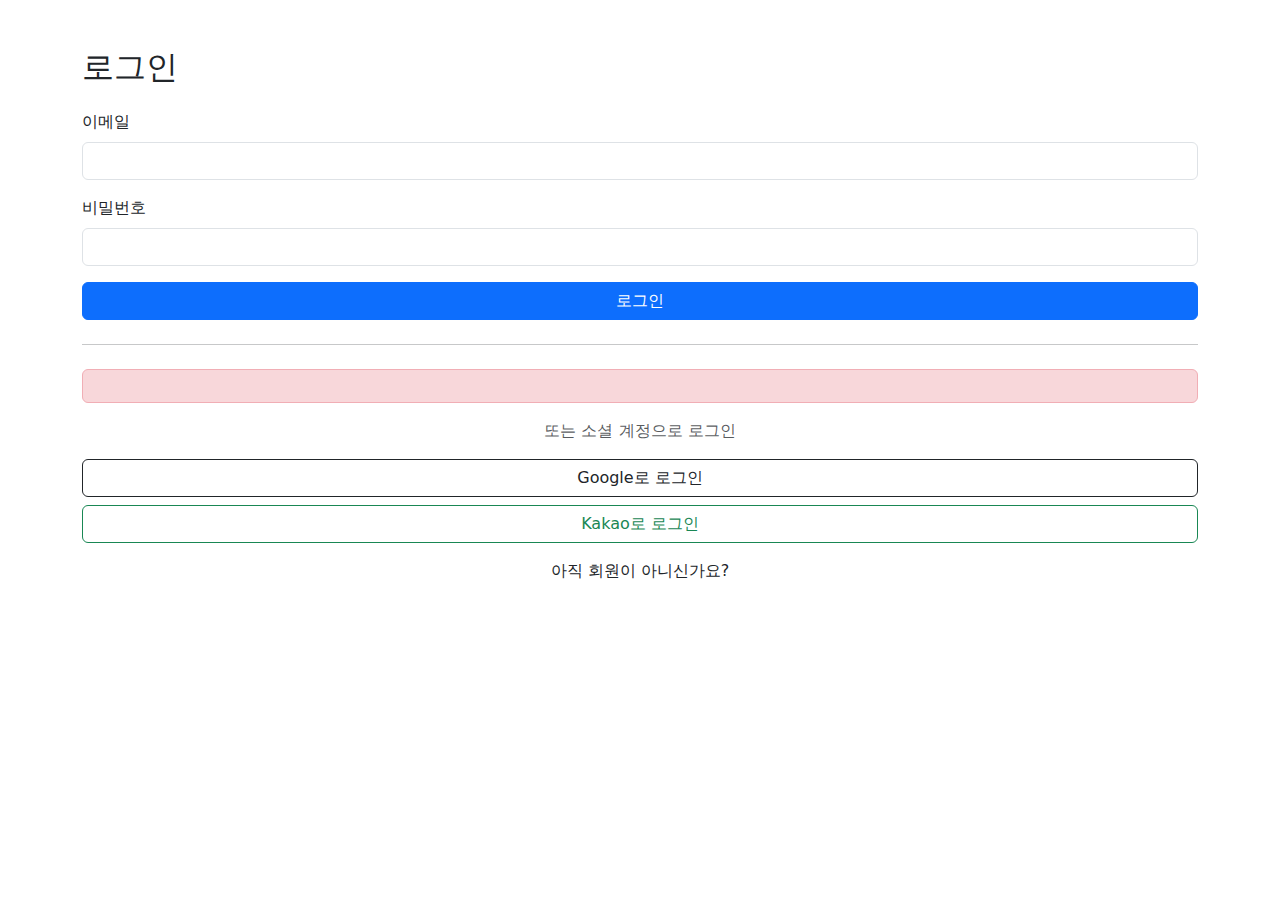
<file: src/main/resources/templates/User/login.html>
<!DOCTYPE html>
<html xmlns:th="http://www.thymeleaf.org">
<head>
    <meta charset="UTF-8">
    <title>로그인</title>
	<link href="https://cdn.jsdelivr.net/npm/bootstrap@5.3.2/dist/css/bootstrap.min.css" rel="stylesheet">
	<link rel="stylesheet" href="https://cdnjs.cloudflare.com/ajax/libs/font-awesome/6.5.0/css/all.min.css">
	<link rel="stylesheet" th:href="@{/css/common.css}">
</head>
<body>
	<div class="container mt-5 user">
		
		<h2 class="mb-4">로그인</h2>
		<form th:action="@{/user/loginProc}" method="post">
			<div class="mb-3">
				<label for="userEmail" class="form-label">이메일</label>
				<input type="email" class="form-control" name="userEmail" required>
			</div>
			<div class="mb-3">
				<label for="userPwd" class="form-label">비밀번호</label>
				<input type="password" class="form-control" name="userPwd" required>
			</div>
			
			<!-- CSRF (csrf 비활성화 안 했으면 반드시 포함) -->
		    <input type="hidden" th:name="${_csrf.parameterName}" th:value="${_csrf.token}"/>
			<button type="submit" class="btn btn-primary w-100">로그인</button>
		</form>

		<hr class="my-4">

		<!-- 실패 메시지: failureUrl 사용 시 -->
		<div th:if="${param.error}" class="alert alert-danger mt-3">
		  <span th:text="${param.msg != null ? param.msg : '로그인에 실패했습니다.'}"></span>
		</div>
		
		<!-- 소셜 로그인 자리 -->
		<div class="text-center">
			<p class="text-muted">또는 소셜 계정으로 로그인</p>
			<button class="btn btn-outline-dark w-100 mb-2">Google로 로그인</button>
			<button class="btn btn-outline-success w-100">Kakao로 로그인</button>
		</div>

		<div class="mt-3 text-center">
			<a th:href="@{/user/join}">아직 회원이 아니신가요?</a>
		</div>		
				
	</div>	
	<script src="https://cdn.jsdelivr.net/npm/bootstrap@5.0.2/dist/js/bootstrap.bundle.min.js" integrity="sha384-MrcW6ZMFYlzcLA8Nl+NtUVF0sA7MsXsP1UyJoMp4YLEuNSfAP+JcXn/tWtIaxVXM" crossorigin="anonymous"></script>
</body>
</html>
</file>
